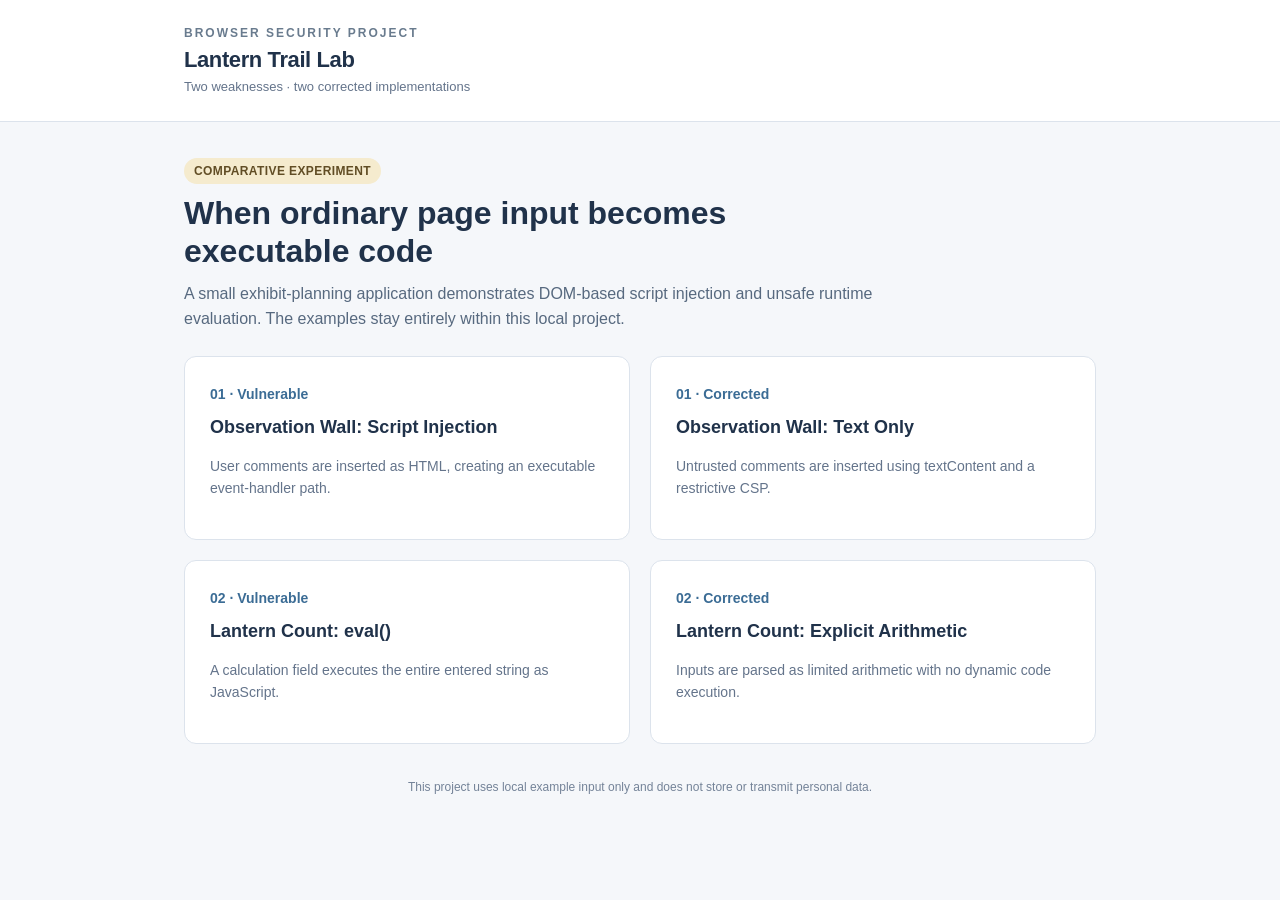
<file: index.html>
<!doctype html><html lang="en"><head><meta charset="UTF-8"><meta name="viewport" content="width=device-width, initial-scale=1"><title>Lantern Trail | JavaScript Security Lab</title><link rel="stylesheet" href="assets/style.css"></head><body><header class="top"><div class="wrap brand"><div><div class="eyebrow">Browser Security Project</div><strong>Lantern Trail Lab</strong><span><small>Two weaknesses · two corrected implementations</small></span></div></div></header><main class="main"><div class="hero"><div><span class="tag">COMPARATIVE EXPERIMENT</span><h1>When ordinary page input becomes executable code</h1><p class="lead">A small exhibit-planning application demonstrates DOM-based script injection and unsafe runtime evaluation. The examples stay entirely within this local project.</p></div></div><section class="grid"><a class="tile" href="xss-unsafe.html"><span>01 · Vulnerable</span><h2>Observation Wall: Script Injection</h2><p>User comments are inserted as HTML, creating an executable event-handler path.</p></a><a class="tile" href="xss-safe.html"><span>01 · Corrected</span><h2>Observation Wall: Text Only</h2><p>Untrusted comments are inserted using textContent and a restrictive CSP.</p></a><a class="tile" href="eval-unsafe.html"><span>02 · Vulnerable</span><h2>Lantern Count: eval()</h2><p>A calculation field executes the entire entered string as JavaScript.</p></a><a class="tile" href="eval-safe.html"><span>02 · Corrected</span><h2>Lantern Count: Explicit Arithmetic</h2><p>Inputs are parsed as limited arithmetic with no dynamic code execution.</p></a></section><p class="foot">This project uses local example input only and does not store or transmit personal data.</p></main></body></html>
</file>
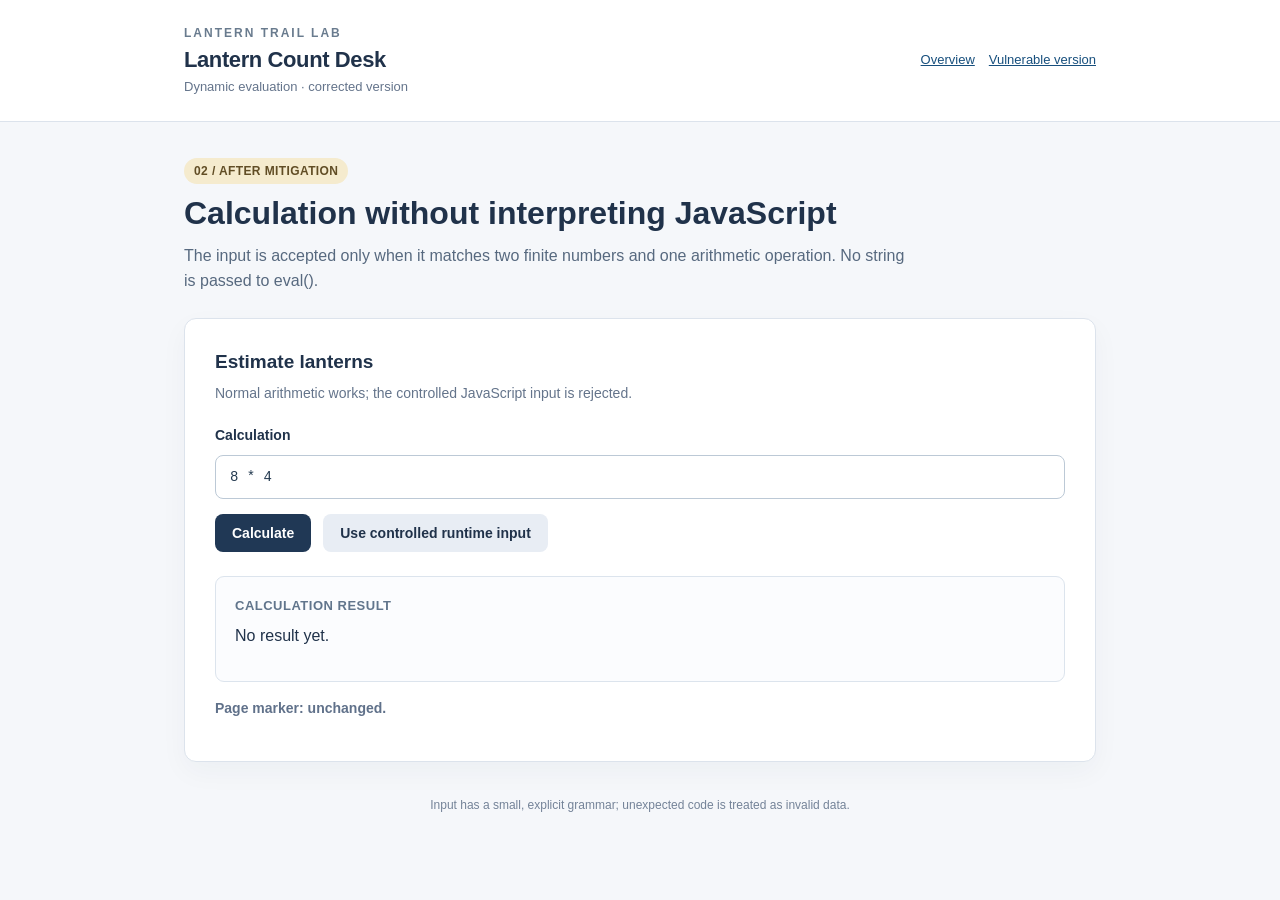
<file: eval-safe.html>
<!doctype html><html lang="en"><head><meta charset="UTF-8"><meta name="viewport" content="width=device-width, initial-scale=1"><meta http-equiv="Content-Security-Policy" content="default-src 'none'; script-src 'self'; style-src 'self'; img-src 'self'; base-uri 'none'; object-src 'none'; form-action 'none'"><title>Runtime Evaluation | After Fix</title><link rel="stylesheet" href="assets/style.css"><script defer src="scripts/eval-safe.js"></script></head><body><header class="top"><div class="wrap brand"><div><div class="eyebrow">Lantern Trail Lab</div><strong>Lantern Count Desk</strong><span><small>Dynamic evaluation · corrected version</small></span></div><nav class="links"><a href="index.html">Overview</a><a href="eval-unsafe.html">Vulnerable version</a></nav></div></header><main class="main"><div class="hero"><div><span class="tag">02 / AFTER MITIGATION</span><h1>Calculation without interpreting JavaScript</h1><p class="lead">The input is accepted only when it matches two finite numbers and one arithmetic operation. No string is passed to eval().</p></div></div><section class="panel"><h2>Estimate lanterns</h2><p class="subtle">Normal arithmetic works; the controlled JavaScript input is rejected.</p><label class="field-label" for="expression">Calculation</label><input id="expression" value="8 * 4"><div class="actions"><button id="calculate">Calculate</button><button class="secondary" id="sample">Use controlled runtime input</button></div><div class="preview"><h3>Calculation result</h3><div id="answer">No result yet.</div></div><p class="status" id="runtime-marker">Page marker: unchanged.</p></section><p class="foot">Input has a small, explicit grammar; unexpected code is treated as invalid data.</p></main></body></html>
</file>
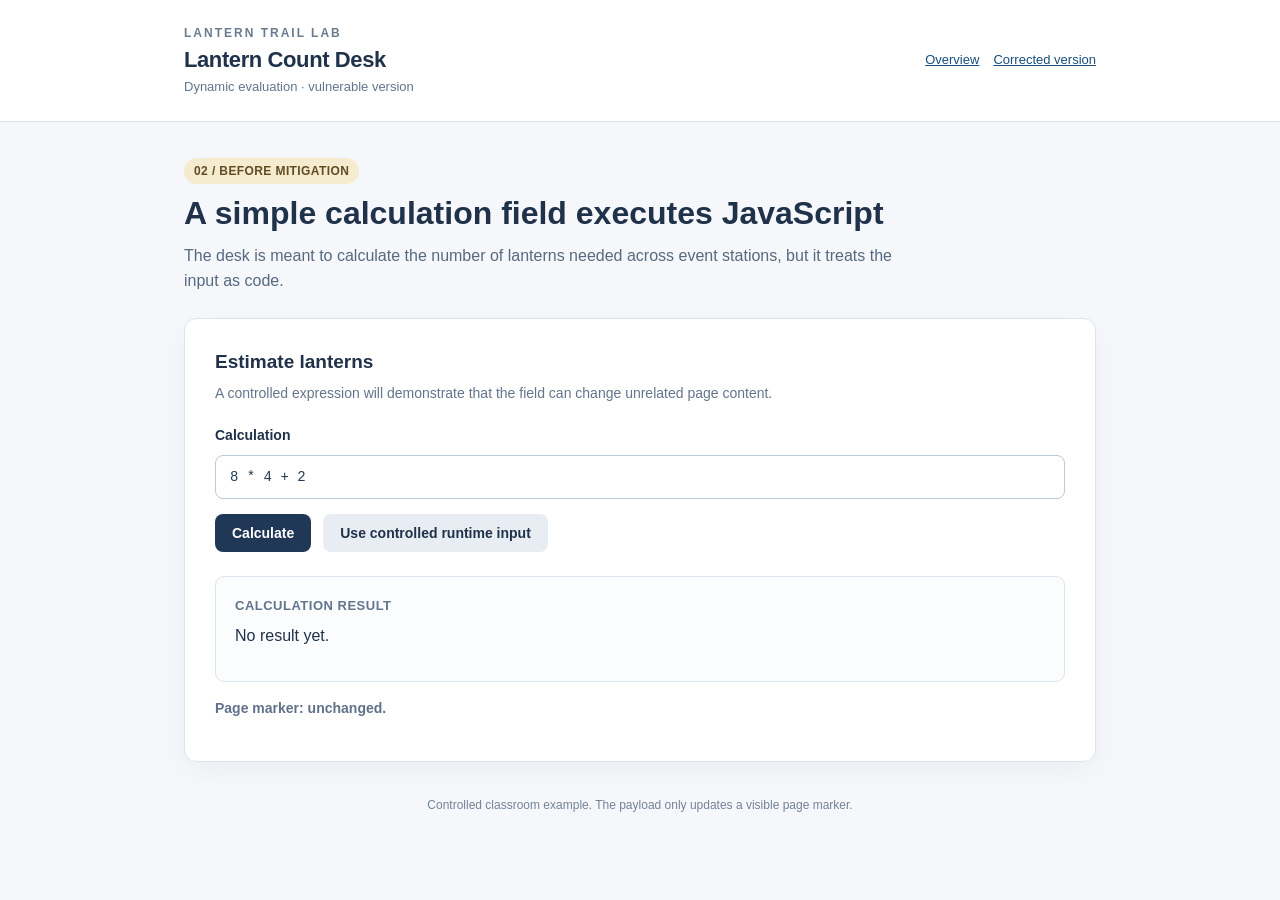
<file: eval-unsafe.html>
<!doctype html><html lang="en"><head><meta charset="UTF-8"><meta name="viewport" content="width=device-width, initial-scale=1"><title>Runtime Evaluation | Before Fix</title><link rel="stylesheet" href="assets/style.css"><script defer src="scripts/eval-unsafe.js"></script></head><body><header class="top"><div class="wrap brand"><div><div class="eyebrow">Lantern Trail Lab</div><strong>Lantern Count Desk</strong><span><small>Dynamic evaluation · vulnerable version</small></span></div><nav class="links"><a href="index.html">Overview</a><a href="eval-safe.html">Corrected version</a></nav></div></header><main class="main"><div class="hero"><div><span class="tag">02 / BEFORE MITIGATION</span><h1>A simple calculation field executes JavaScript</h1><p class="lead">The desk is meant to calculate the number of lanterns needed across event stations, but it treats the input as code.</p></div></div><section class="panel"><h2>Estimate lanterns</h2><p class="subtle">A controlled expression will demonstrate that the field can change unrelated page content.</p><label class="field-label" for="expression">Calculation</label><input id="expression" value="8 * 4 + 2"><div class="actions"><button id="calculate">Calculate</button><button class="secondary" id="sample">Use controlled runtime input</button></div><div class="preview"><h3>Calculation result</h3><div id="answer">No result yet.</div></div><p class="status" id="runtime-marker">Page marker: unchanged.</p></section><p class="foot">Controlled classroom example. The payload only updates a visible page marker.</p></main></body></html>
</file>
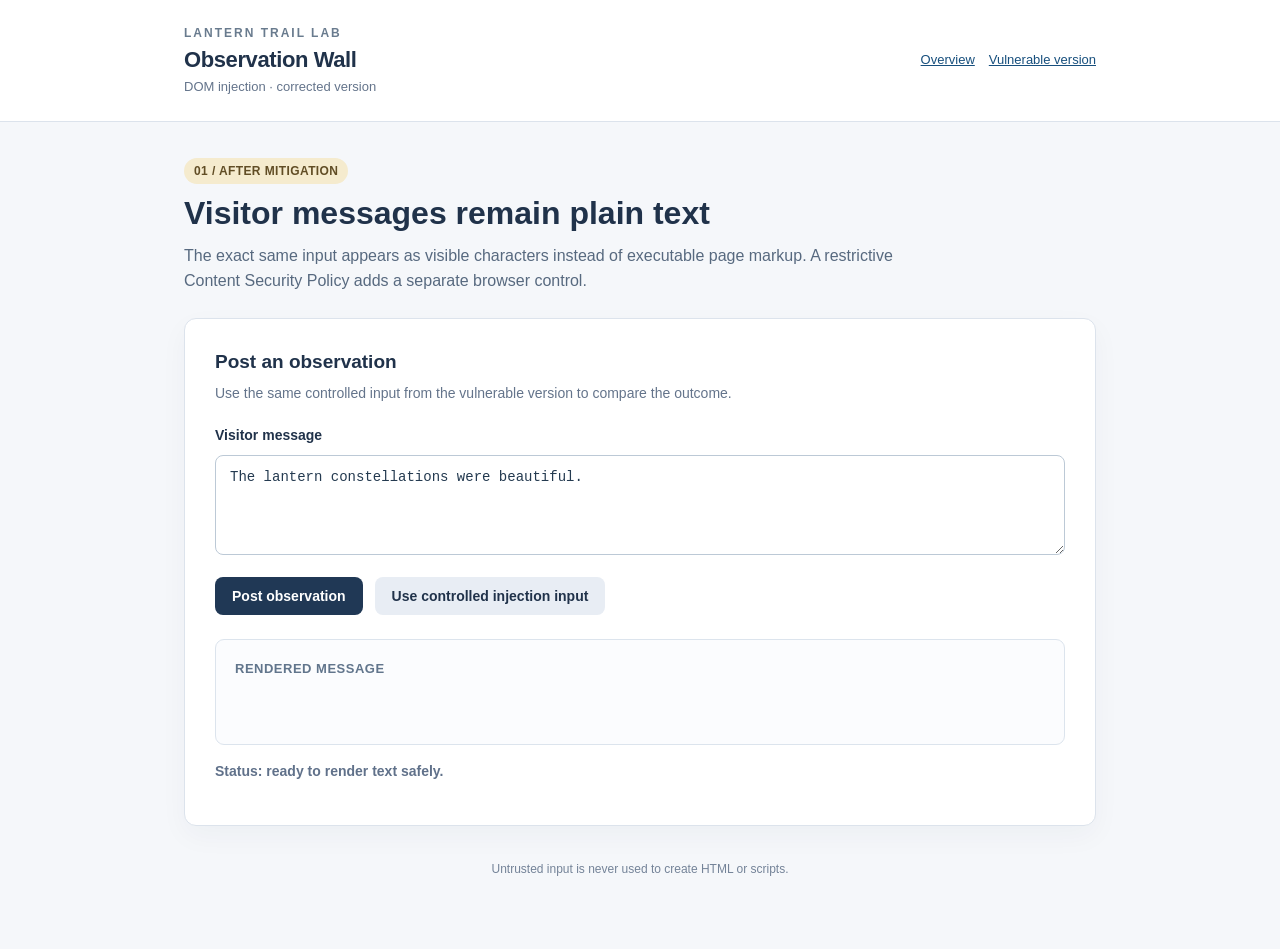
<file: xss-safe.html>
<!doctype html><html lang="en"><head><meta charset="UTF-8"><meta name="viewport" content="width=device-width, initial-scale=1"><meta http-equiv="Content-Security-Policy" content="default-src 'none'; script-src 'self'; style-src 'self'; img-src 'self'; base-uri 'none'; object-src 'none'; form-action 'none'"><title>Script Injection | After Fix</title><link rel="stylesheet" href="assets/style.css"><script defer src="scripts/xss-safe.js"></script></head><body><header class="top"><div class="wrap brand"><div><div class="eyebrow">Lantern Trail Lab</div><strong>Observation Wall</strong><span><small>DOM injection · corrected version</small></span></div><nav class="links"><a href="index.html">Overview</a><a href="xss-unsafe.html">Vulnerable version</a></nav></div></header><main class="main"><div class="hero"><div><span class="tag">01 / AFTER MITIGATION</span><h1>Visitor messages remain plain text</h1><p class="lead">The exact same input appears as visible characters instead of executable page markup. A restrictive Content Security Policy adds a separate browser control.</p></div></div><section class="panel"><h2>Post an observation</h2><p class="subtle">Use the same controlled input from the vulnerable version to compare the outcome.</p><label class="field-label" for="observation">Visitor message</label><textarea id="observation">The lantern constellations were beautiful.</textarea><div class="actions"><button id="post">Post observation</button><button class="secondary" id="sample">Use controlled injection input</button></div><div class="preview"><h3>Rendered message</h3><div id="wall"></div></div><p class="status" id="result-badge">Status: ready to render text safely.</p></section><p class="foot">Untrusted input is never used to create HTML or scripts.</p></main></body></html>
</file>
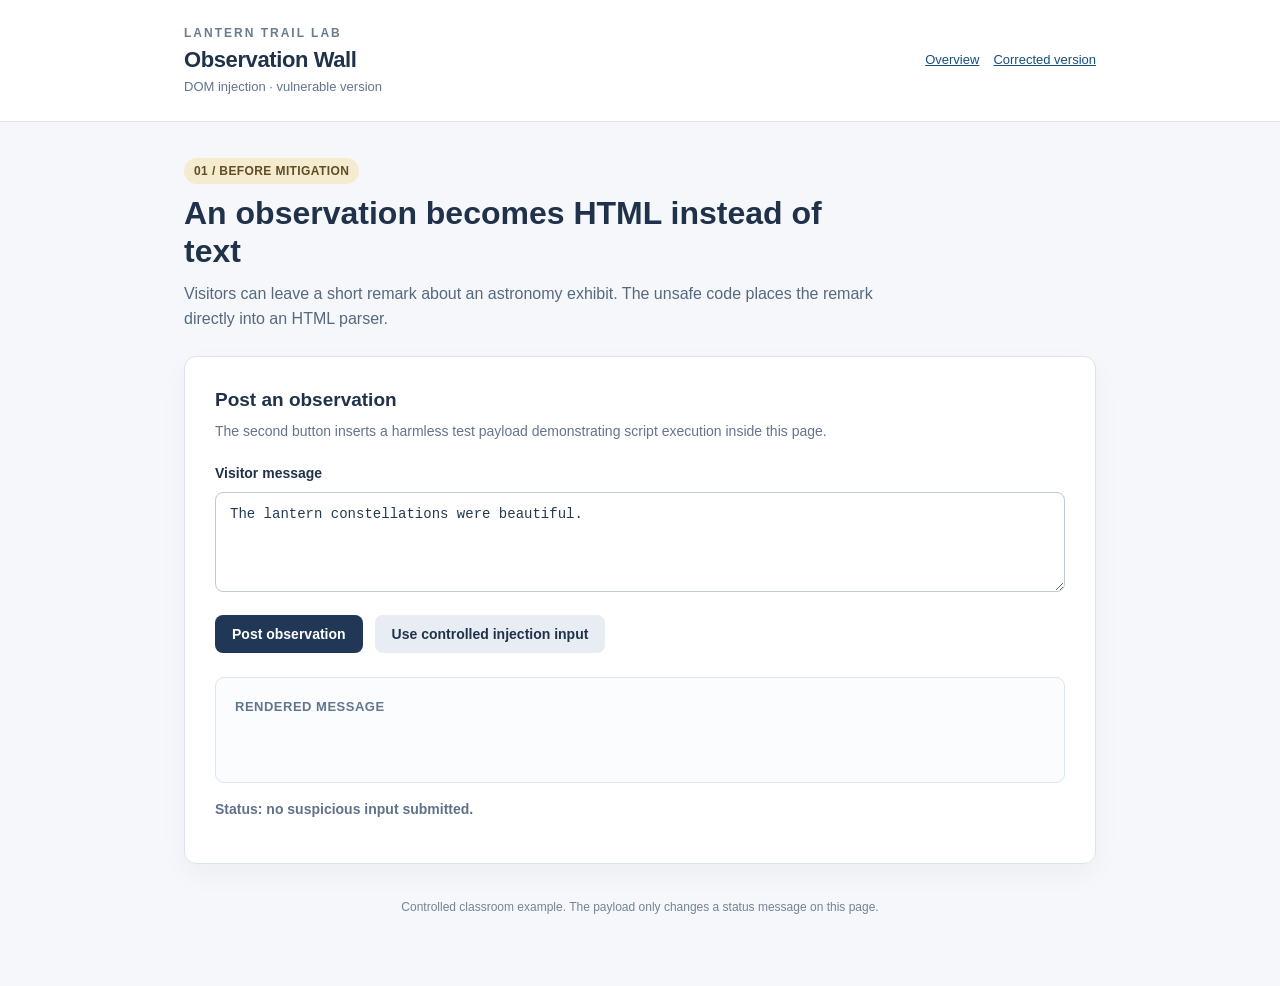
<file: xss-unsafe.html>
<!doctype html><html lang="en"><head><meta charset="UTF-8"><meta name="viewport" content="width=device-width, initial-scale=1"><title>Script Injection | Before Fix</title><link rel="stylesheet" href="assets/style.css"><script defer src="scripts/xss-unsafe.js"></script></head><body><header class="top"><div class="wrap brand"><div><div class="eyebrow">Lantern Trail Lab</div><strong>Observation Wall</strong><span><small>DOM injection · vulnerable version</small></span></div><nav class="links"><a href="index.html">Overview</a><a href="xss-safe.html">Corrected version</a></nav></div></header><main class="main"><div class="hero"><div><span class="tag">01 / BEFORE MITIGATION</span><h1>An observation becomes HTML instead of text</h1><p class="lead">Visitors can leave a short remark about an astronomy exhibit. The unsafe code places the remark directly into an HTML parser.</p></div></div><section class="panel"><h2>Post an observation</h2><p class="subtle">The second button inserts a harmless test payload demonstrating script execution inside this page.</p><label class="field-label" for="observation">Visitor message</label><textarea id="observation">The lantern constellations were beautiful.</textarea><div class="actions"><button id="post">Post observation</button><button class="secondary" id="sample">Use controlled injection input</button></div><div class="preview"><h3>Rendered message</h3><div id="wall"></div></div><p class="status" id="result-badge">Status: no suspicious input submitted.</p></section><p class="foot">Controlled classroom example. The payload only changes a status message on this page.</p></main></body></html>
</file>
<file: assets/style.css>
:root{--ink:#20324a;--muted:#64748b;--navy:#203855;--yellow:#dbb86a;--surface:#ffffff;--line:#dce3ec;--bg:#f5f7fa;--green:#177450;--red:#a33d36}
*{box-sizing:border-box}body{margin:0;background:var(--bg);color:var(--ink);font-family:Arial,Helvetica,sans-serif;line-height:1.55}a{color:#174f7d}a:hover{text-decoration:underline}
.top{background:#fff;border-bottom:1px solid var(--line)}.wrap{max-width:980px;margin:auto;padding:24px 34px}.brand{display:flex;justify-content:space-between;align-items:center;gap:20px}.eyebrow{font-size:12px;letter-spacing:2px;text-transform:uppercase;color:#697b8e;font-weight:700}.brand strong{font-size:22px;letter-spacing:-.4px}.brand span small{display:block;font-size:13px;color:var(--muted)}
.links{display:flex;gap:14px;flex-wrap:wrap;font-size:13px}.main{max-width:980px;margin:36px auto 70px;padding:0 34px}.hero{display:flex;align-items:center;justify-content:space-between;gap:24px;margin-bottom:18px}.tag{display:inline-block;padding:4px 10px;border-radius:20px;background:#f5ebce;color:#614d25;font-size:12px;font-weight:700;letter-spacing:.4px}.hero h1{font-size:32px;line-height:1.18;max-width:700px;margin:11px 0}.lead{font-size:16px;color:#57697f;margin:0;max-width:735px}.panel{background:#fff;border:1px solid var(--line);border-radius:12px;padding:28px 30px;margin-top:24px;box-shadow:0 10px 28px rgba(30,55,86,.04)}.panel h2{font-size:19px;margin:0 0 7px}.subtle{font-size:14px;color:var(--muted);margin-top:0}.field-label{display:block;font-weight:700;margin:20px 0 8px;font-size:14px}input,textarea{width:100%;padding:13px 14px;border:1px solid #bcc9d6;border-radius:8px;background:#fff;color:#243a50;font-family:Consolas,'Courier New',monospace;font-size:14px;outline-offset:3px}textarea{min-height:100px;resize:vertical}.actions{display:flex;gap:12px;align-items:center;flex-wrap:wrap;margin-top:15px}button,.buttonlink{display:inline-block;padding:11px 17px;border-radius:8px;background:var(--navy);color:#fff;border:0;font-weight:700;cursor:pointer;text-decoration:none;font-size:14px}button.secondary{color:var(--ink);background:#e8edf4}.preview{margin-top:24px;padding:19px;background:#fbfcfe;border:1px solid #dce4ed;border-radius:9px;min-height:106px;word-break:break-word}.preview h3{font-size:13px;letter-spacing:.5px;text-transform:uppercase;margin:0 0 8px;color:#61758c}.status{font-weight:700;color:#60718a;font-size:14px;margin-top:16px}.status[data-kind='warning']{color:var(--red)}.status[data-kind='safe']{color:var(--green)}.mini{font-size:13px;color:#6c7f93;margin-top:16px}.grid{display:grid;grid-template-columns:1fr 1fr;gap:20px;margin-top:24px}.tile{padding:25px;background:#fff;border:1px solid var(--line);border-radius:12px;text-decoration:none;color:var(--ink)}.tile h2{margin:8px 0;font-size:18px}.tile p{color:var(--muted);font-size:14px}.tile:hover{border-color:#a4b7ca}.tile span{color:#3b6c95;font-size:14px;font-weight:700}.foot{font-size:12px;color:#748398;margin-top:34px;text-align:center}@media(max-width:700px){.wrap{padding:18px}.main{padding:0 18px}.grid{grid-template-columns:1fr}.hero h1{font-size:26px}.panel{padding:20px}.brand{display:block}.links{margin-top:10px}}
</file>
